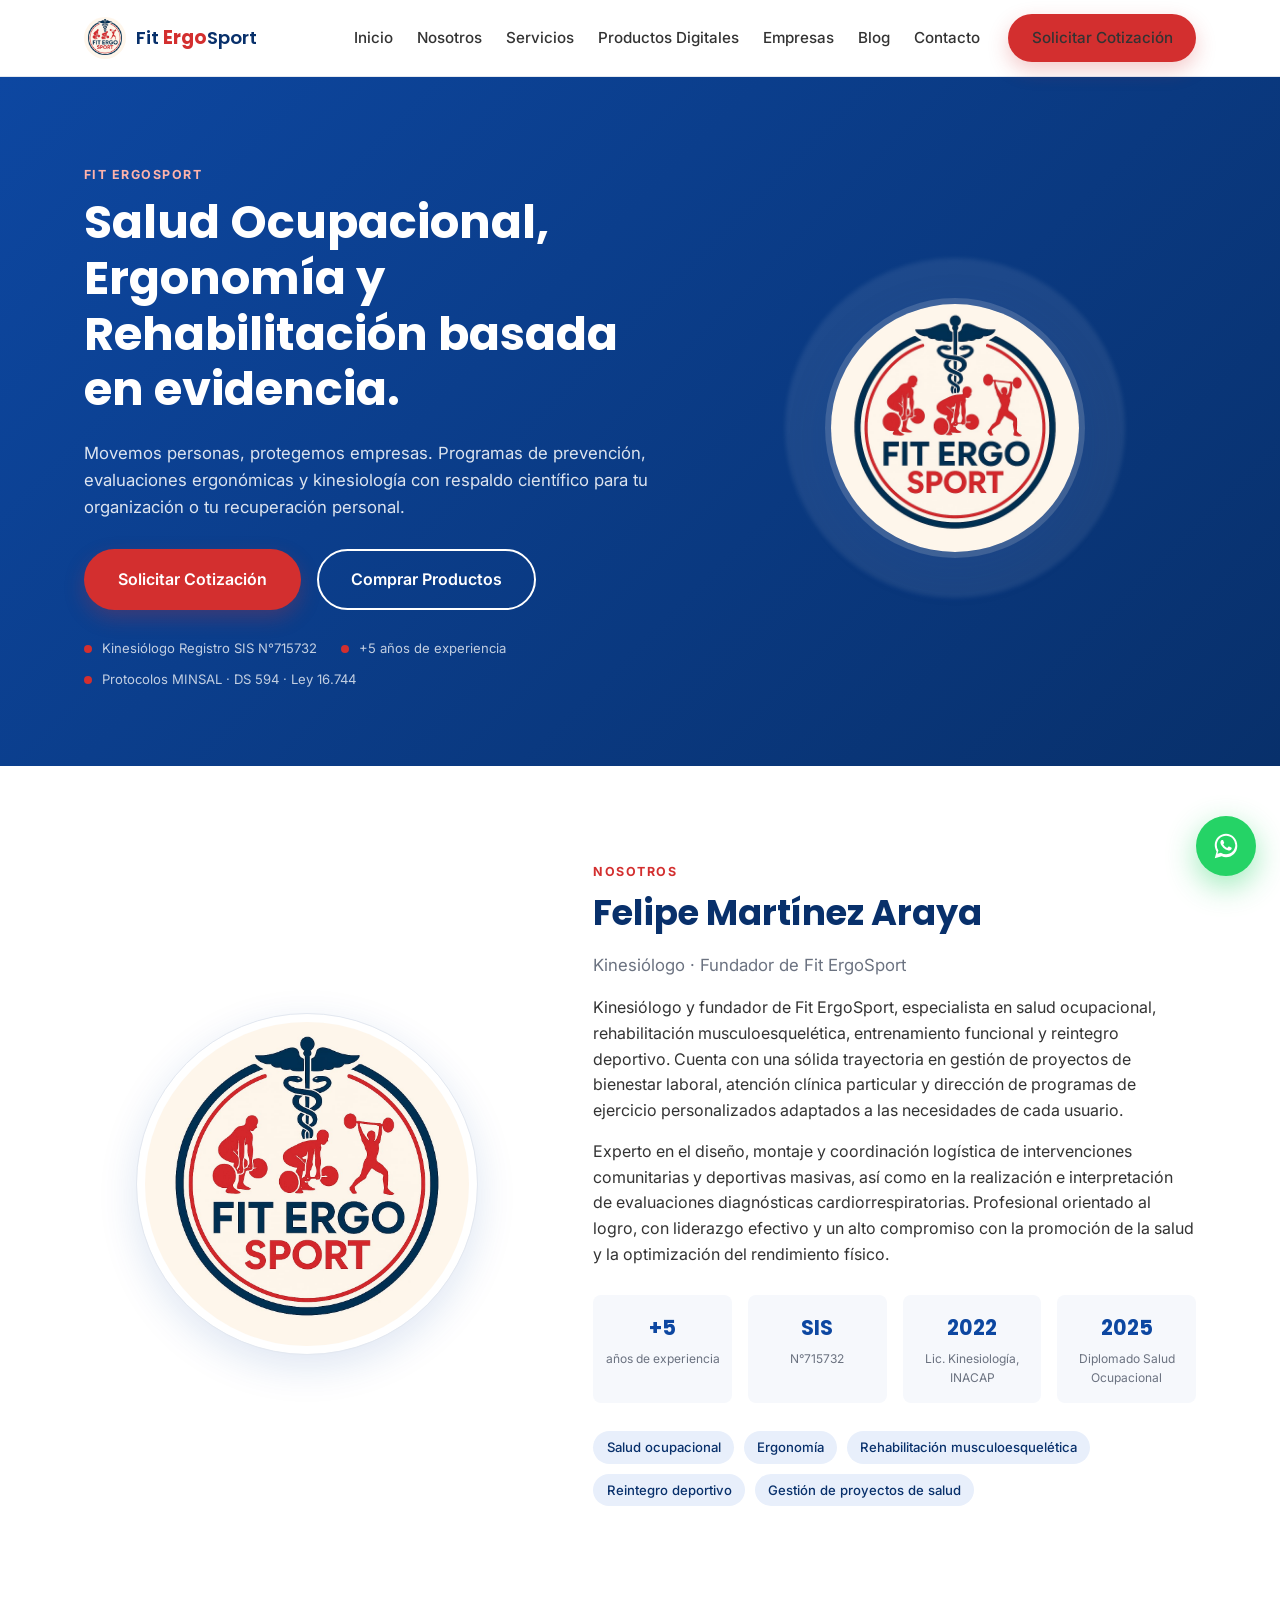
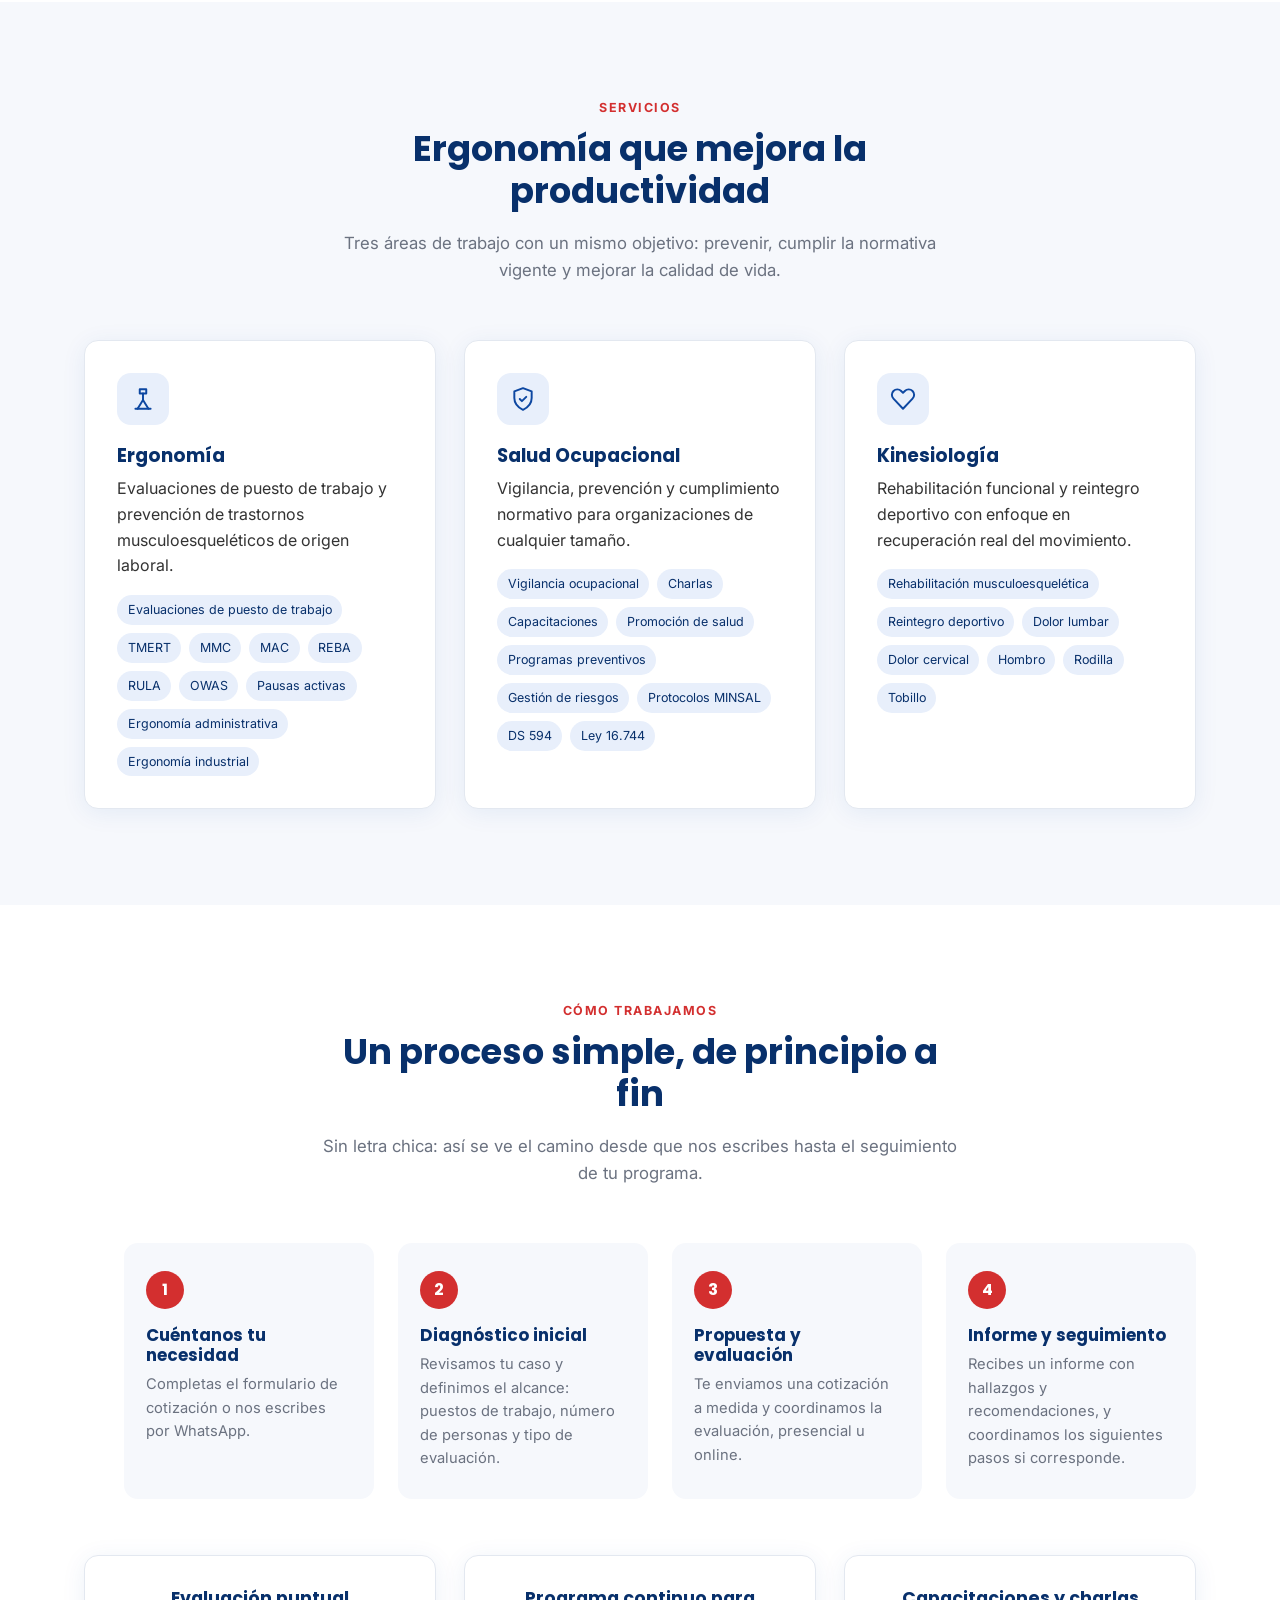
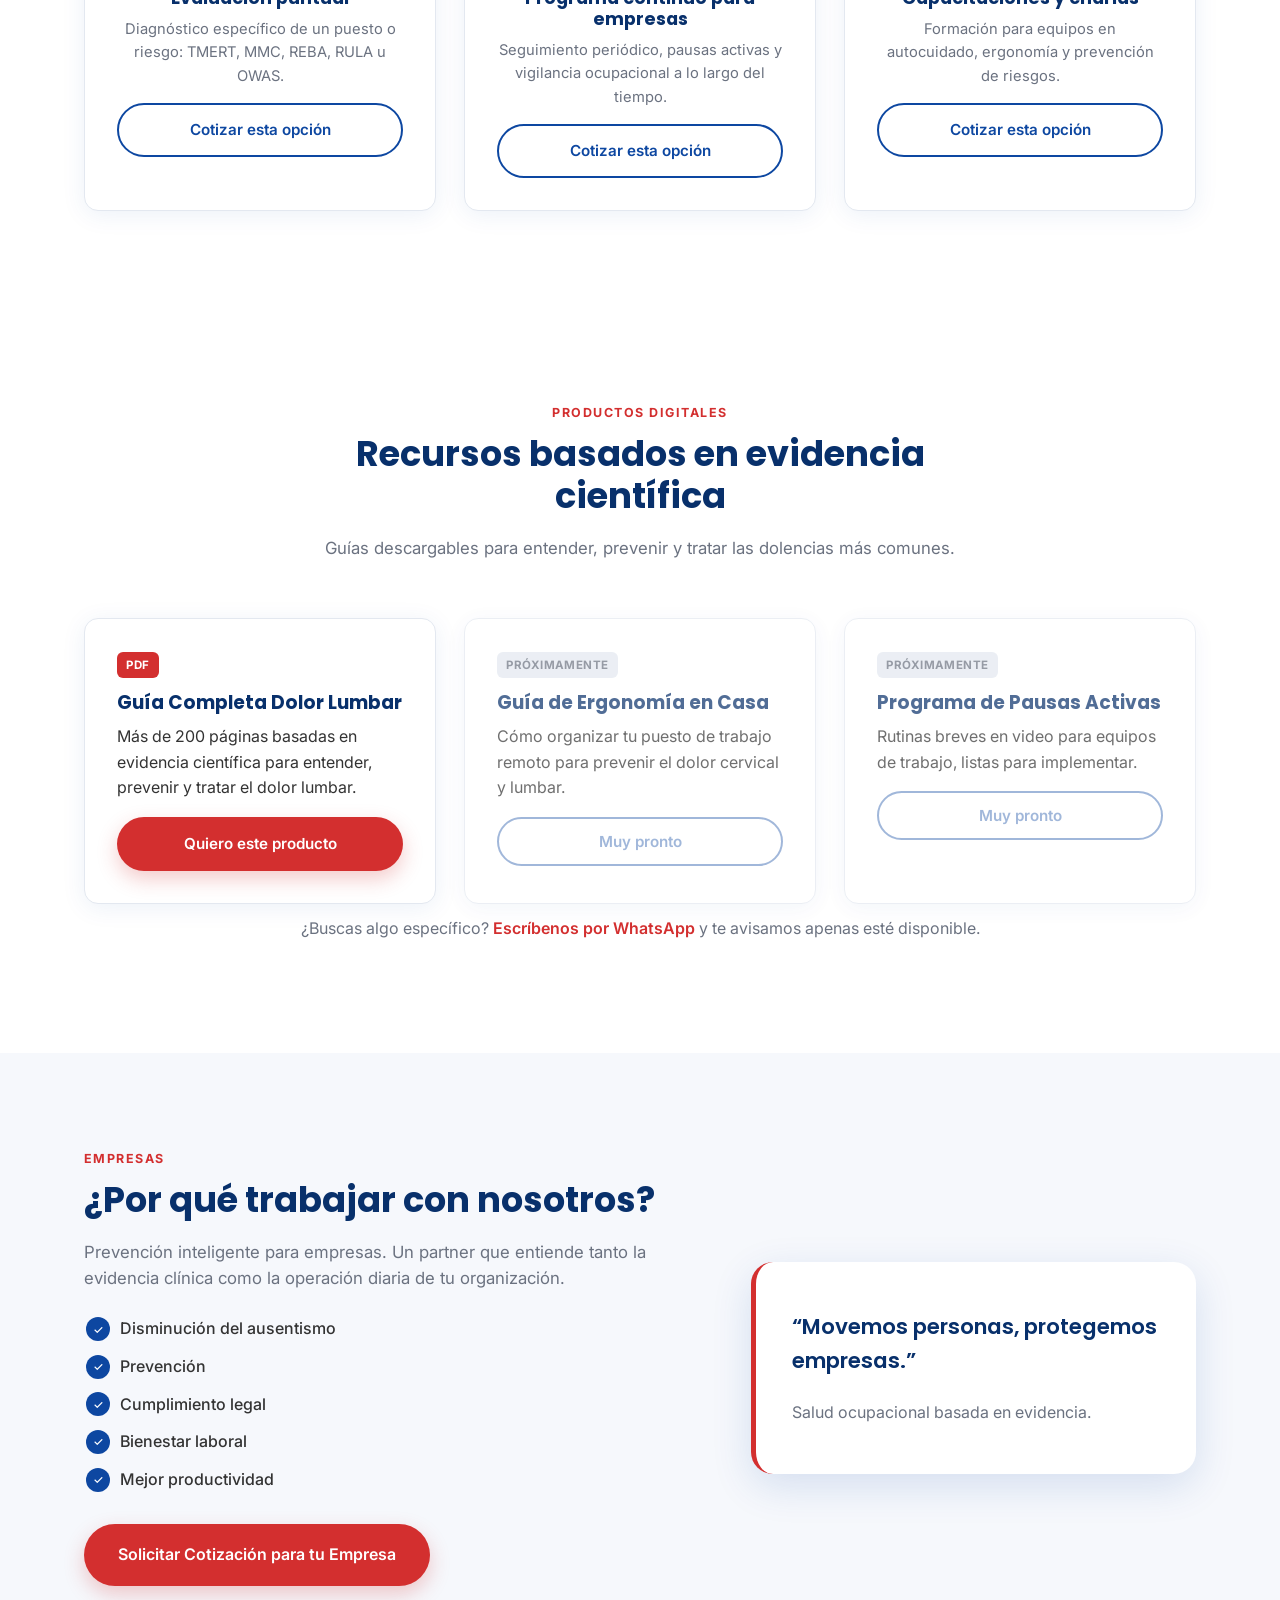
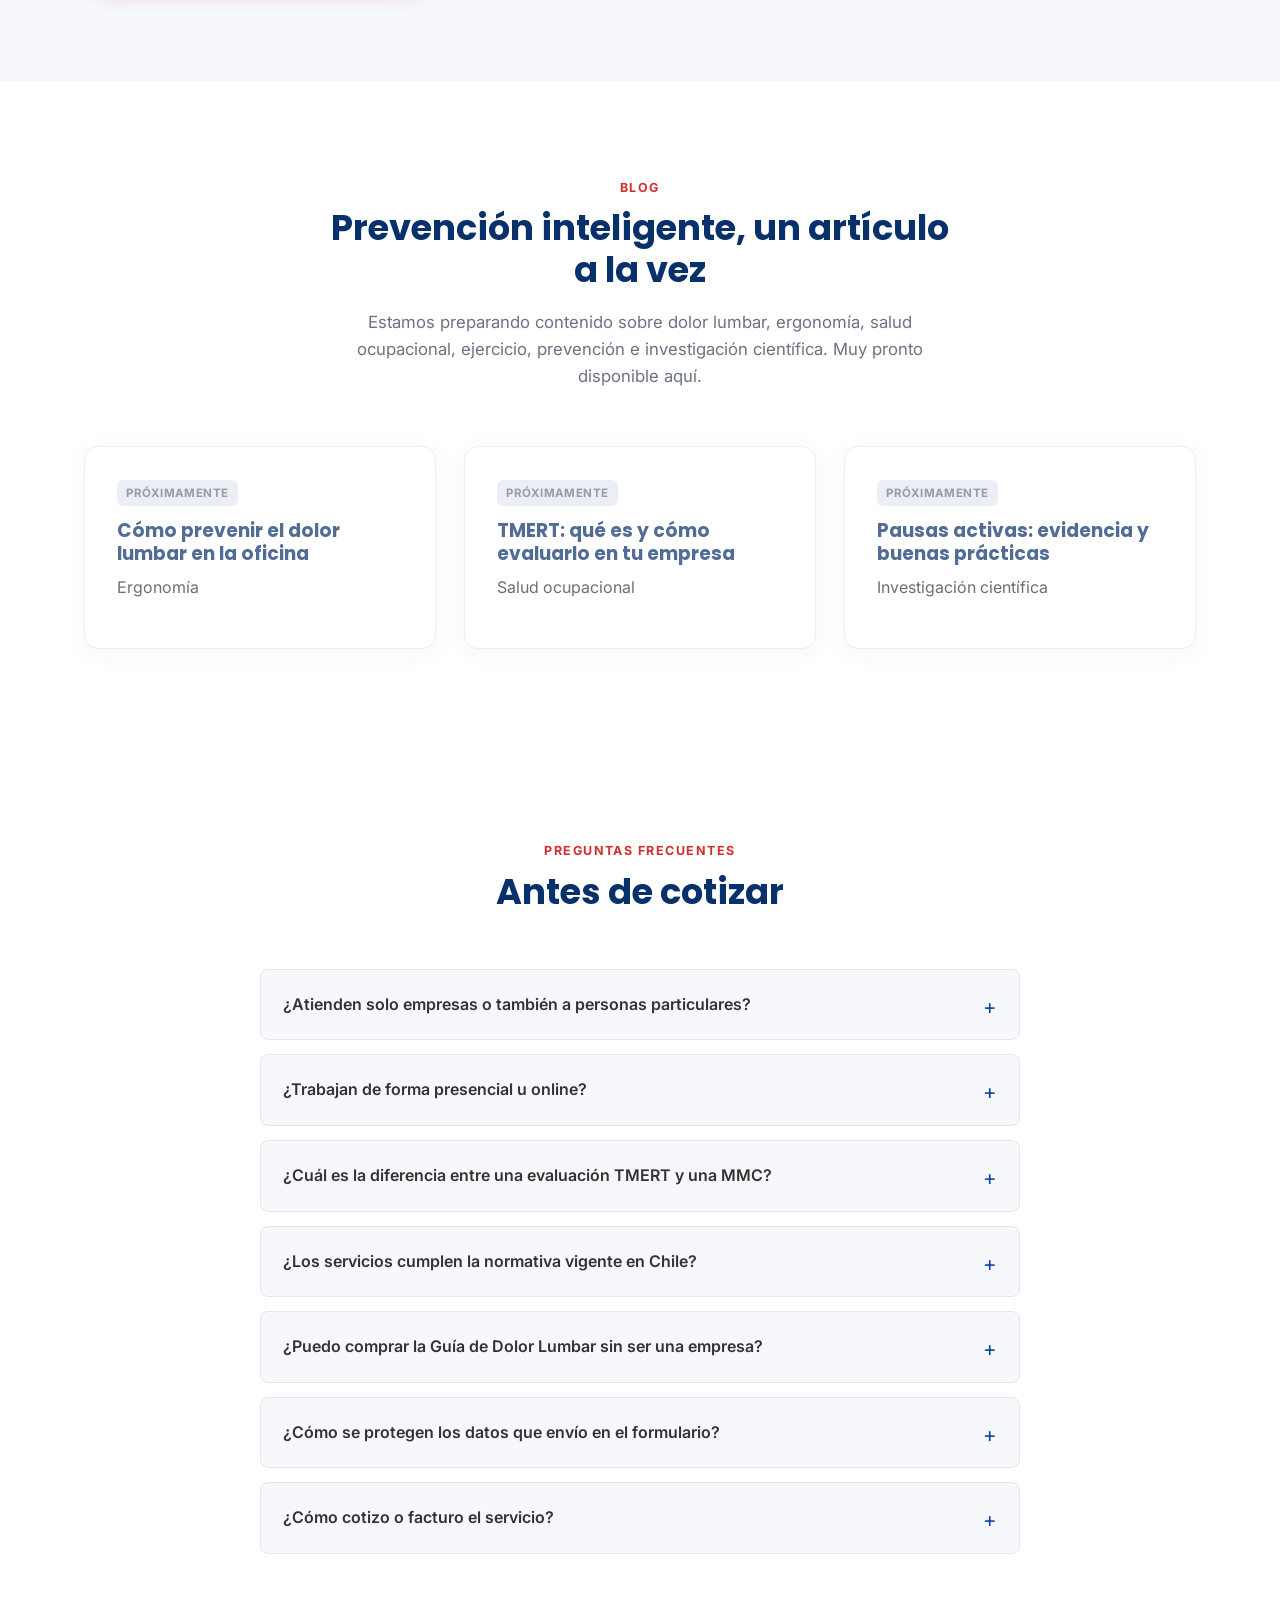
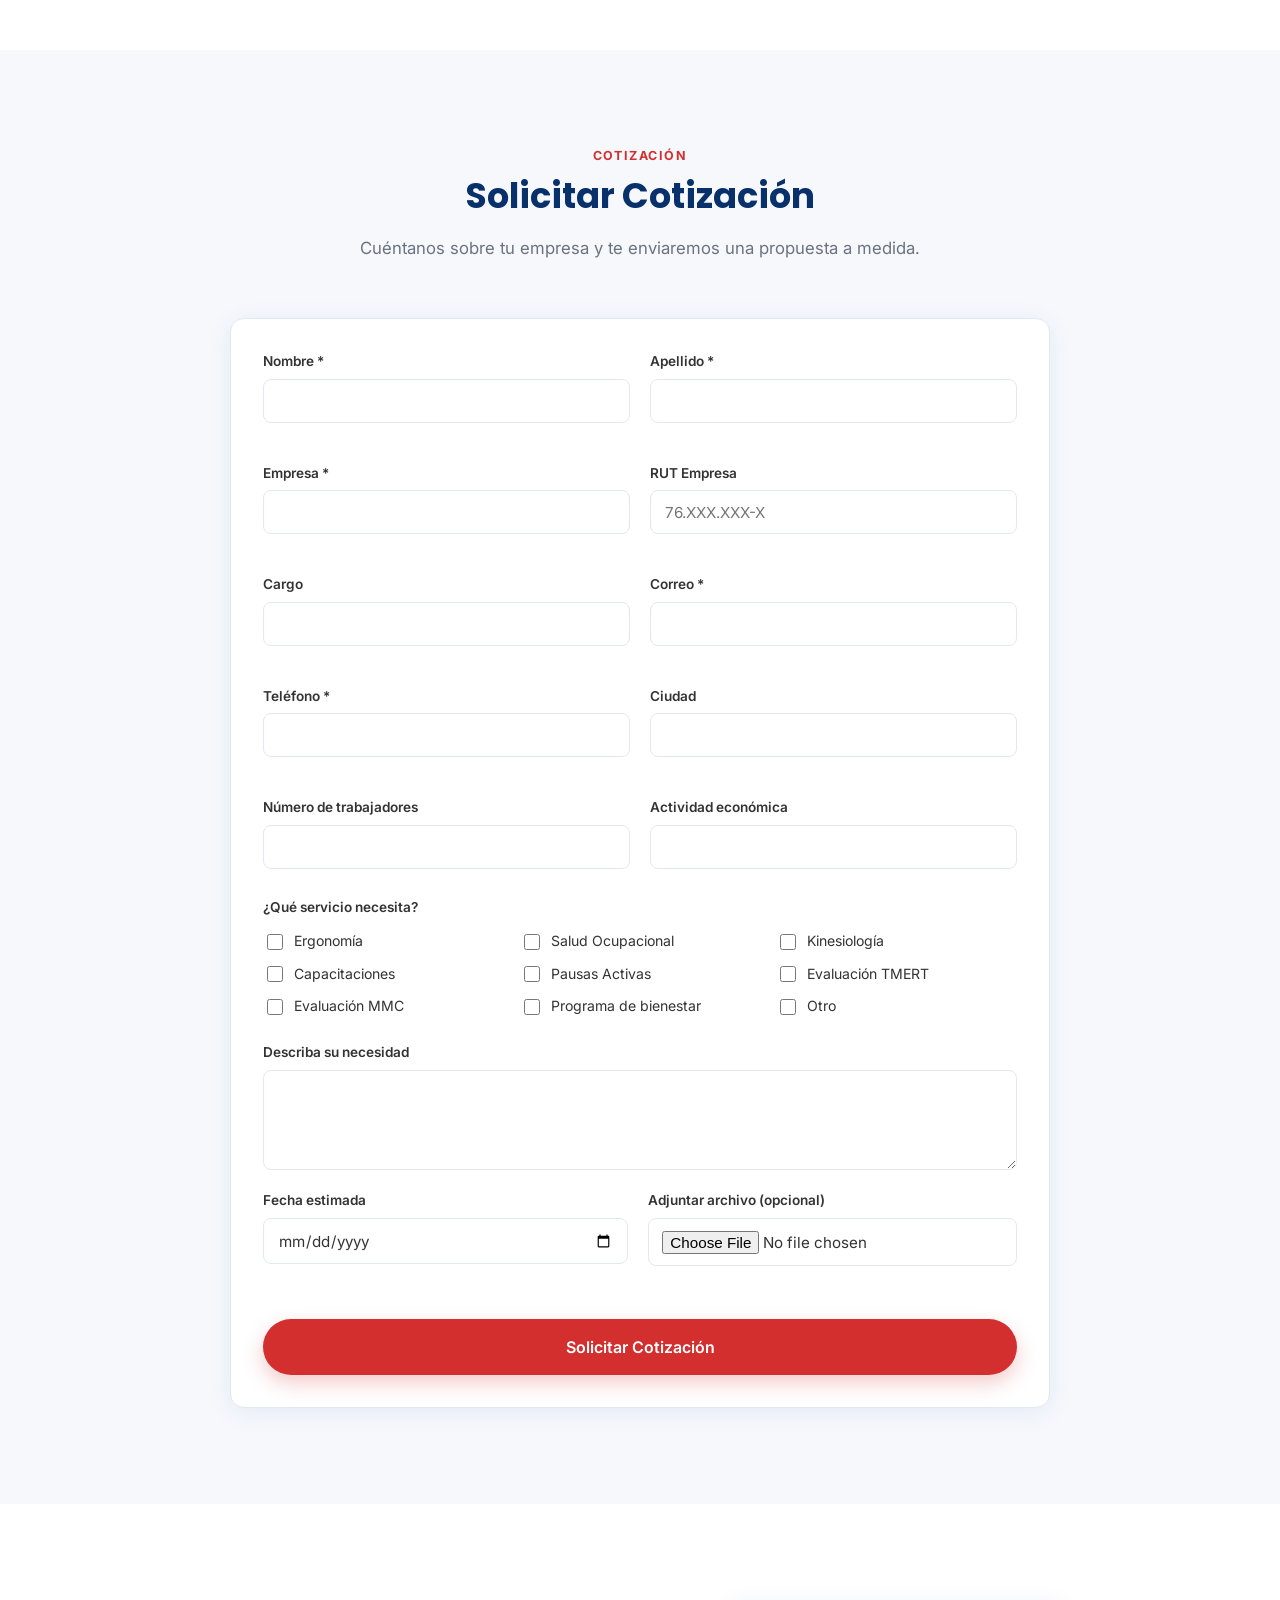
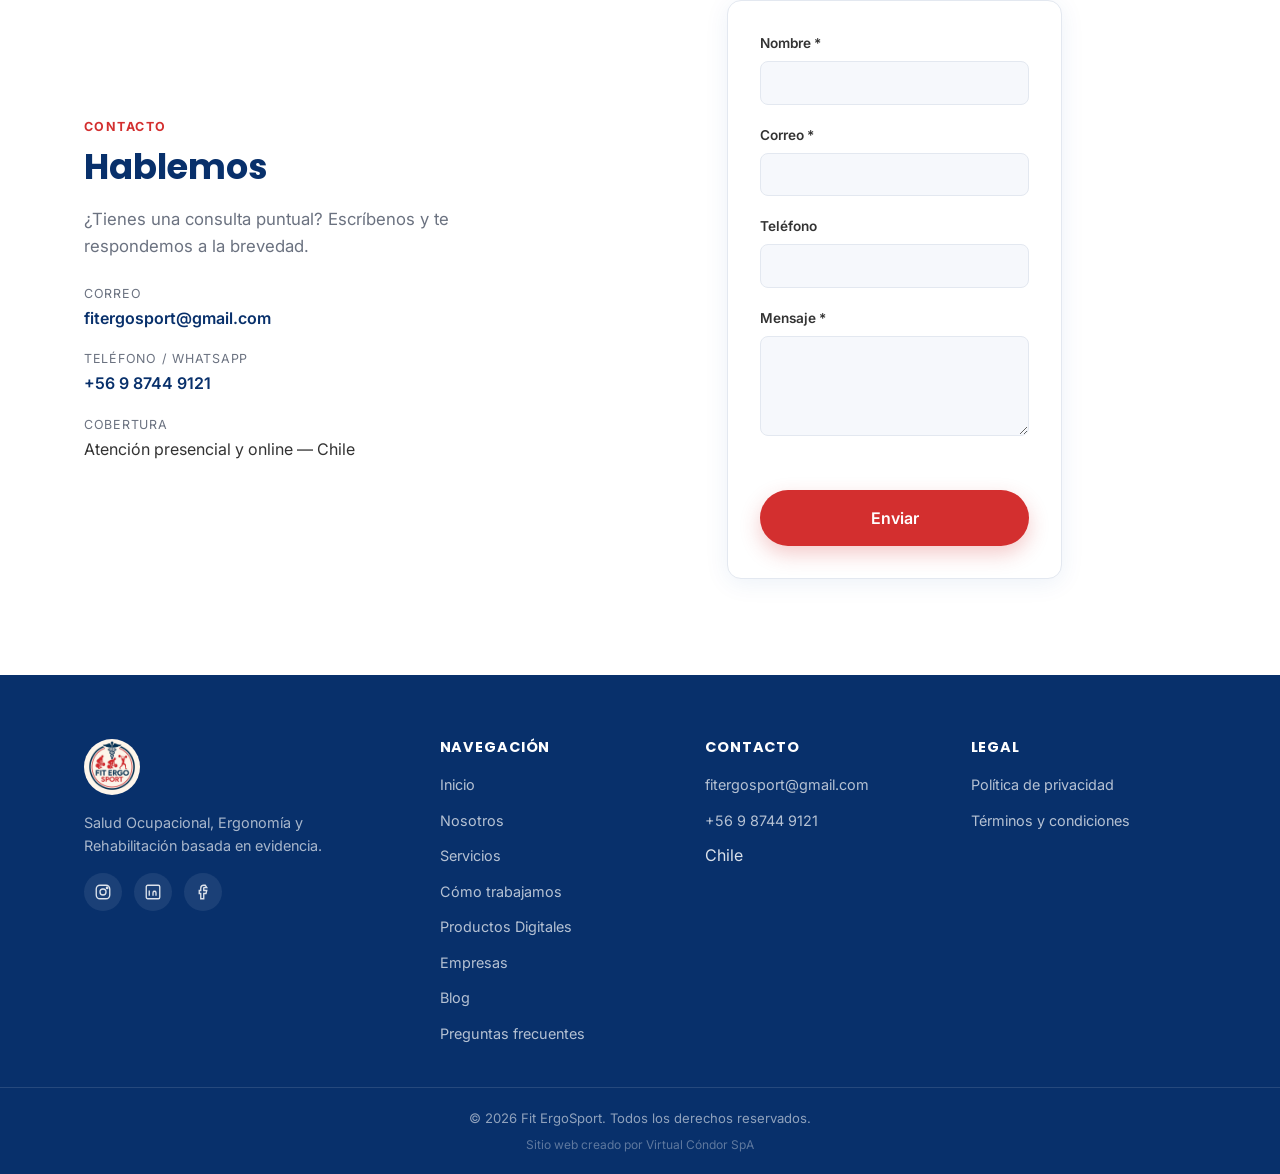
<file: index.html>
<!DOCTYPE html>
<html lang="es-CL">
<head>
<meta charset="UTF-8">
<meta name="viewport" content="width=device-width, initial-scale=1.0">
<title>Fit ErgoSport | Salud Ocupacional, Ergonomía y Rehabilitación</title>
<meta name="description" content="Fit ErgoSport: salud ocupacional, ergonomía y rehabilitación musculoesquelética basada en evidencia científica. Evaluaciones TMERT, MMC, capacitaciones, pausas activas y kinesiología para empresas y personas.">
<meta name="keywords" content="ergonomía, salud ocupacional, TMERT, kinesiología, rehabilitación, pausas activas, evaluación de puesto de trabajo, Chile">
<meta name="author" content="Felipe Martínez Araya - Fit ErgoSport">

<meta property="og:type" content="website">
<meta property="og:title" content="Fit ErgoSport | Salud Ocupacional, Ergonomía y Rehabilitación">
<meta property="og:description" content="Salud Ocupacional, Ergonomía y Rehabilitación basada en evidencia. Cotiza para tu empresa.">
<meta property="og:url" content="https://fitergosport.github.io/">
<meta property="og:image" content="https://fitergosport.github.io/assets/img/logo.jpg">
<meta name="theme-color" content="#0D47A1">

<link rel="icon" type="image/jpeg" href="assets/img/logo.jpg">
<link rel="apple-touch-icon" href="assets/img/logo.jpg">

<link rel="preconnect" href="https://fonts.googleapis.com">
<link rel="preconnect" href="https://fonts.gstatic.com" crossorigin>
<link href="https://fonts.googleapis.com/css2?family=Poppins:wght@600;700;800&family=Inter:wght@400;500;600&display=swap" rel="stylesheet">

<link rel="stylesheet" href="css/styles.css">

<script type="application/ld+json">
{
  "@context": "https://schema.org",
  "@type": "ProfessionalService",
  "name": "Fit ErgoSport",
  "image": "https://fitergosport.github.io/assets/img/logo.jpg",
  "url": "https://fitergosport.github.io/",
  "telephone": "+56987449121",
  "email": "fitergosport@gmail.com",
  "description": "Salud ocupacional, ergonomía y rehabilitación musculoesquelética basada en evidencia científica para empresas y personas en Chile.",
  "areaServed": "CL",
  "founder": {
    "@type": "Person",
    "name": "Felipe Martínez Araya",
    "jobTitle": "Kinesiólogo"
  },
  "priceRange": "$$",
  "makesOffer": [
    { "@type": "Offer", "itemOffered": { "@type": "Service", "name": "Ergonomía y evaluación de puestos de trabajo" } },
    { "@type": "Offer", "itemOffered": { "@type": "Service", "name": "Salud ocupacional y vigilancia laboral" } },
    { "@type": "Offer", "itemOffered": { "@type": "Service", "name": "Kinesiología y reintegro deportivo" } }
  ]
}
</script>
</head>
<body>

<a class="skip-link" href="#main">Saltar al contenido</a>

<!-- HEADER -->
<header class="site-header" id="header">
  <div class="container header-inner">
    <a href="#inicio" class="brand">
      <img src="assets/img/logo.jpg" alt="Fit ErgoSport" class="brand-logo">
      <span class="brand-name">Fit <strong>Ergo</strong>Sport</span>
    </a>

    <button class="nav-toggle" id="navToggle" aria-label="Abrir menú" aria-expanded="false" aria-controls="primaryNav">
      <span></span><span></span><span></span>
    </button>

    <nav class="primary-nav" id="primaryNav">
      <ul>
        <li><a href="#inicio">Inicio</a></li>
        <li><a href="#nosotros">Nosotros</a></li>
        <li><a href="#servicios">Servicios</a></li>
        <li><a href="#productos">Productos Digitales</a></li>
        <li><a href="#empresas">Empresas</a></li>
        <li><a href="#blog">Blog</a></li>
        <li><a href="#contacto">Contacto</a></li>
      </ul>
      <a href="#cotizacion" class="btn btn-primary nav-cta">Solicitar Cotización</a>
    </nav>
  </div>
</header>

<main id="main">

  <!-- HERO -->
  <section class="hero" id="inicio">
    <div class="container hero-inner">
      <div class="hero-text">
        <p class="eyebrow">Fit ErgoSport</p>
        <h1>Salud Ocupacional, Ergonomía y Rehabilitación basada en evidencia.</h1>
        <p class="hero-sub">Movemos personas, protegemos empresas. Programas de prevención, evaluaciones ergonómicas y kinesiología con respaldo científico para tu organización o tu recuperación personal.</p>
        <div class="hero-actions">
          <a href="#cotizacion" class="btn btn-primary btn-lg">Solicitar Cotización</a>
          <a href="#productos" class="btn btn-outline btn-lg">Comprar Productos</a>
        </div>
        <ul class="hero-trust">
          <li>Kinesiólogo Registro SIS N°715732</li>
          <li>+5 años de experiencia</li>
          <li>Protocolos MINSAL · DS 594 · Ley 16.744</li>
        </ul>
      </div>
      <div class="hero-media" aria-hidden="true">
        <div class="hero-blob"></div>
        <img src="assets/img/logo.jpg" alt="" class="hero-logo">
      </div>
    </div>
  </section>

  <!-- NOSOTROS -->
  <section class="section" id="nosotros">
    <div class="container section-split">
      <div class="section-media">
        <div class="avatar-frame">
          <img src="assets/img/logo.jpg" alt="Felipe Martínez Araya - Fit ErgoSport">
        </div>
      </div>
      <div class="section-content">
        <p class="eyebrow">Nosotros</p>
        <h2>Felipe Martínez Araya</h2>
        <p class="section-lead">Kinesiólogo &middot; Fundador de Fit ErgoSport</p>
        <p>Kinesiólogo y fundador de Fit ErgoSport, especialista en salud ocupacional, rehabilitación musculoesquelética, entrenamiento funcional y reintegro deportivo. Cuenta con una sólida trayectoria en gestión de proyectos de bienestar laboral, atención clínica particular y dirección de programas de ejercicio personalizados adaptados a las necesidades de cada usuario.</p>
        <p>Experto en el diseño, montaje y coordinación logística de intervenciones comunitarias y deportivas masivas, así como en la realización e interpretación de evaluaciones diagnósticas cardiorrespiratorias. Profesional orientado al logro, con liderazgo efectivo y un alto compromiso con la promoción de la salud y la optimización del rendimiento físico.</p>

        <div class="credentials">
          <div class="credential">
            <span class="credential-value">+5</span>
            <span class="credential-label">años de experiencia</span>
          </div>
          <div class="credential">
            <span class="credential-value">SIS</span>
            <span class="credential-label">N°715732</span>
          </div>
          <div class="credential">
            <span class="credential-value">2022</span>
            <span class="credential-label">Lic. Kinesiología, INACAP</span>
          </div>
          <div class="credential">
            <span class="credential-value">2025</span>
            <span class="credential-label">Diplomado Salud Ocupacional</span>
          </div>
        </div>

        <ul class="chip-list">
          <li class="chip">Salud ocupacional</li>
          <li class="chip">Ergonomía</li>
          <li class="chip">Rehabilitación musculoesquelética</li>
          <li class="chip">Reintegro deportivo</li>
          <li class="chip">Gestión de proyectos de salud</li>
        </ul>
      </div>
    </div>
  </section>

  <!-- SERVICIOS -->
  <section class="section section-alt" id="servicios">
    <div class="container">
      <div class="section-head">
        <p class="eyebrow">Servicios</p>
        <h2>Ergonomía que mejora la productividad</h2>
        <p class="section-lead">Tres áreas de trabajo con un mismo objetivo: prevenir, cumplir la normativa vigente y mejorar la calidad de vida.</p>
      </div>

      <div class="cards-grid three">
        <article class="card service-card">
          <div class="icon-badge" aria-hidden="true">
            <svg viewBox="0 0 24 24" fill="none" stroke="currentColor" stroke-width="1.8" stroke-linecap="round" stroke-linejoin="round"><path d="M9 3h6v4H9z"/><path d="M12 7v6"/><path d="M7 21l5-8 5 8"/><path d="M5 21h14"/></svg>
          </div>
          <h3>Ergonomía</h3>
          <p>Evaluaciones de puesto de trabajo y prevención de trastornos musculoesqueléticos de origen laboral.</p>
          <ul class="tag-list">
            <li>Evaluaciones de puesto de trabajo</li>
            <li>TMERT</li>
            <li>MMC</li>
            <li>MAC</li>
            <li>REBA</li>
            <li>RULA</li>
            <li>OWAS</li>
            <li>Pausas activas</li>
            <li>Ergonomía administrativa</li>
            <li>Ergonomía industrial</li>
          </ul>
        </article>

        <article class="card service-card">
          <div class="icon-badge" aria-hidden="true">
            <svg viewBox="0 0 24 24" fill="none" stroke="currentColor" stroke-width="1.8" stroke-linecap="round" stroke-linejoin="round"><path d="M12 2 4 5v6c0 5 3.4 8.7 8 11 4.6-2.3 8-6 8-11V5z"/><path d="M9 12l2 2 4-4"/></svg>
          </div>
          <h3>Salud Ocupacional</h3>
          <p>Vigilancia, prevención y cumplimiento normativo para organizaciones de cualquier tamaño.</p>
          <ul class="tag-list">
            <li>Vigilancia ocupacional</li>
            <li>Charlas</li>
            <li>Capacitaciones</li>
            <li>Promoción de salud</li>
            <li>Programas preventivos</li>
            <li>Gestión de riesgos</li>
            <li>Protocolos MINSAL</li>
            <li>DS 594</li>
            <li>Ley 16.744</li>
          </ul>
        </article>

        <article class="card service-card">
          <div class="icon-badge" aria-hidden="true">
            <svg viewBox="0 0 24 24" fill="none" stroke="currentColor" stroke-width="1.8" stroke-linecap="round" stroke-linejoin="round"><path d="M20.8 4.6a5 5 0 0 0-7.1 0L12 6.3l-1.7-1.7a5 5 0 1 0-7.1 7.1L12 21l8.8-9.3a5 5 0 0 0 0-7.1z"/></svg>
          </div>
          <h3>Kinesiología</h3>
          <p>Rehabilitación funcional y reintegro deportivo con enfoque en recuperación real del movimiento.</p>
          <ul class="tag-list">
            <li>Rehabilitación musculoesquelética</li>
            <li>Reintegro deportivo</li>
            <li>Dolor lumbar</li>
            <li>Dolor cervical</li>
            <li>Hombro</li>
            <li>Rodilla</li>
            <li>Tobillo</li>
          </ul>
        </article>
      </div>
    </div>
  </section>

  <!-- CÓMO TRABAJAMOS -->
  <section class="section" id="proceso">
    <div class="container">
      <div class="section-head">
        <p class="eyebrow">Cómo trabajamos</p>
        <h2>Un proceso simple, de principio a fin</h2>
        <p class="section-lead">Sin letra chica: así se ve el camino desde que nos escribes hasta el seguimiento de tu programa.</p>
      </div>

      <ol class="process-steps">
        <li class="step-card">
          <span class="step-number">1</span>
          <h3>Cuéntanos tu necesidad</h3>
          <p>Completas el formulario de cotización o nos escribes por WhatsApp.</p>
        </li>
        <li class="step-card">
          <span class="step-number">2</span>
          <h3>Diagnóstico inicial</h3>
          <p>Revisamos tu caso y definimos el alcance: puestos de trabajo, número de personas y tipo de evaluación.</p>
        </li>
        <li class="step-card">
          <span class="step-number">3</span>
          <h3>Propuesta y evaluación</h3>
          <p>Te enviamos una cotización a medida y coordinamos la evaluación, presencial u online.</p>
        </li>
        <li class="step-card">
          <span class="step-number">4</span>
          <h3>Informe y seguimiento</h3>
          <p>Recibes un informe con hallazgos y recomendaciones, y coordinamos los siguientes pasos si corresponde.</p>
        </li>
      </ol>

      <div class="modality-grid">
        <article class="card modality-card">
          <h3>Evaluación puntual</h3>
          <p>Diagnóstico específico de un puesto o riesgo: TMERT, MMC, REBA, RULA u OWAS.</p>
          <a href="#cotizacion" class="btn btn-outline btn-block">Cotizar esta opción</a>
        </article>
        <article class="card modality-card">
          <h3>Programa continuo para empresas</h3>
          <p>Seguimiento periódico, pausas activas y vigilancia ocupacional a lo largo del tiempo.</p>
          <a href="#cotizacion" class="btn btn-outline btn-block">Cotizar esta opción</a>
        </article>
        <article class="card modality-card">
          <h3>Capacitaciones y charlas</h3>
          <p>Formación para equipos en autocuidado, ergonomía y prevención de riesgos.</p>
          <a href="#cotizacion" class="btn btn-outline btn-block">Cotizar esta opción</a>
        </article>
      </div>
    </div>
  </section>

  <!-- PRODUCTOS DIGITALES -->
  <section class="section" id="productos">
    <div class="container">
      <div class="section-head">
        <p class="eyebrow">Productos Digitales</p>
        <h2>Recursos basados en evidencia científica</h2>
        <p class="section-lead">Guías descargables para entender, prevenir y tratar las dolencias más comunes.</p>
      </div>

      <div class="cards-grid three">
        <article class="card product-card">
          <span class="badge">PDF</span>
          <h3>Guía Completa Dolor Lumbar</h3>
          <p>Más de 200 páginas basadas en evidencia científica para entender, prevenir y tratar el dolor lumbar.</p>
          <a class="btn btn-primary btn-block" href="https://wa.me/56987449121?text=Hola%2C%20me%20interesa%20la%20Gu%C3%ADa%20Completa%20de%20Dolor%20Lumbar" target="_blank" rel="noopener">Quiero este producto</a>
        </article>

        <article class="card product-card is-soon">
          <span class="badge badge-muted">Próximamente</span>
          <h3>Guía de Ergonomía en Casa</h3>
          <p>Cómo organizar tu puesto de trabajo remoto para prevenir el dolor cervical y lumbar.</p>
          <button class="btn btn-outline btn-block" disabled>Muy pronto</button>
        </article>

        <article class="card product-card is-soon">
          <span class="badge badge-muted">Próximamente</span>
          <h3>Programa de Pausas Activas</h3>
          <p>Rutinas breves en video para equipos de trabajo, listas para implementar.</p>
          <button class="btn btn-outline btn-block" disabled>Muy pronto</button>
        </article>
      </div>
      <p class="note">¿Buscas algo específico? <a href="https://wa.me/56987449121" target="_blank" rel="noopener">Escríbenos por WhatsApp</a> y te avisamos apenas esté disponible.</p>
    </div>
  </section>

  <!-- EMPRESAS -->
  <section class="section section-alt" id="empresas">
    <div class="container section-split reverse">
      <div class="section-content">
        <p class="eyebrow">Empresas</p>
        <h2>¿Por qué trabajar con nosotros?</h2>
        <p class="section-lead">Prevención inteligente para empresas. Un partner que entiende tanto la evidencia clínica como la operación diaria de tu organización.</p>
        <ul class="benefit-list">
          <li>Disminución del ausentismo</li>
          <li>Prevención</li>
          <li>Cumplimiento legal</li>
          <li>Bienestar laboral</li>
          <li>Mejor productividad</li>
        </ul>
        <a href="#cotizacion" class="btn btn-primary btn-lg">Solicitar Cotización para tu Empresa</a>
      </div>
      <div class="section-media">
        <div class="stat-card">
          <p class="stat-quote">&ldquo;Movemos personas, protegemos empresas.&rdquo;</p>
          <p class="stat-quote-sub">Salud ocupacional basada en evidencia.</p>
        </div>
      </div>
    </div>
  </section>

  <!-- BLOG -->
  <section class="section" id="blog">
    <div class="container">
      <div class="section-head">
        <p class="eyebrow">Blog</p>
        <h2>Prevención inteligente, un artículo a la vez</h2>
        <p class="section-lead">Estamos preparando contenido sobre dolor lumbar, ergonomía, salud ocupacional, ejercicio, prevención e investigación científica. Muy pronto disponible aquí.</p>
      </div>
      <div class="cards-grid three">
        <article class="card blog-card is-soon">
          <span class="badge badge-muted">Próximamente</span>
          <h3>Cómo prevenir el dolor lumbar en la oficina</h3>
          <p>Ergonomía</p>
        </article>
        <article class="card blog-card is-soon">
          <span class="badge badge-muted">Próximamente</span>
          <h3>TMERT: qué es y cómo evaluarlo en tu empresa</h3>
          <p>Salud ocupacional</p>
        </article>
        <article class="card blog-card is-soon">
          <span class="badge badge-muted">Próximamente</span>
          <h3>Pausas activas: evidencia y buenas prácticas</h3>
          <p>Investigación científica</p>
        </article>
      </div>
    </div>
  </section>

  <!-- PREGUNTAS FRECUENTES -->
  <section class="section" id="faq">
    <div class="container">
      <div class="section-head">
        <p class="eyebrow">Preguntas frecuentes</p>
        <h2>Antes de cotizar</h2>
      </div>

      <div class="faq-list">
        <details class="faq-item">
          <summary>¿Atienden solo empresas o también a personas particulares?</summary>
          <p>Ambos. Trabajamos con empresas en ergonomía y salud ocupacional, y también atendemos personas de forma particular en kinesiología y rehabilitación.</p>
        </details>
        <details class="faq-item">
          <summary>¿Trabajan de forma presencial u online?</summary>
          <p>Depende del servicio y tu ubicación. Algunas evaluaciones requieren visita presencial al puesto de trabajo; charlas, capacitaciones y asesorías pueden realizarse online. Cuéntanos tu caso y te confirmamos la modalidad disponible.</p>
        </details>
        <details class="faq-item">
          <summary>¿Cuál es la diferencia entre una evaluación TMERT y una MMC?</summary>
          <p>TMERT (Trastornos Musculoesqueléticos relacionados al Trabajo) es un protocolo de vigilancia para identificar riesgo de lesiones por movimientos repetitivos o posturas forzadas. MMC (Manejo Manual de Carga) evalúa específicamente el riesgo al levantar, transportar o manipular carga. Muchas veces se solicitan juntas, según tu actividad.</p>
        </details>
        <details class="faq-item">
          <summary>¿Los servicios cumplen la normativa vigente en Chile?</summary>
          <p>Sí, las evaluaciones y programas se realizan considerando los protocolos MINSAL, el DS 594 y la Ley 16.744.</p>
        </details>
        <details class="faq-item">
          <summary>¿Puedo comprar la Guía de Dolor Lumbar sin ser una empresa?</summary>
          <p>Sí, los productos digitales están disponibles para cualquier persona interesada, no solo para empresas.</p>
        </details>
        <details class="faq-item">
          <summary>¿Cómo se protegen los datos que envío en el formulario?</summary>
          <p>Se usan únicamente para responder tu solicitud y elaborar tu propuesta. Puedes revisar el detalle en nuestra <a href="legal/privacidad.html">Política de Privacidad</a>.</p>
        </details>
        <details class="faq-item">
          <summary>¿Cómo cotizo o facturo el servicio?</summary>
          <p>Completa el formulario de cotización con los datos de tu empresa y cuéntanos tu necesidad de facturación; te confirmamos el detalle junto con la propuesta.</p>
        </details>
      </div>
    </div>
  </section>

  <!-- FORMULARIO COTIZACIÓN -->
  <section class="section section-alt" id="cotizacion">
    <div class="container">
      <div class="section-head">
        <p class="eyebrow">Cotización</p>
        <h2>Solicitar Cotización</h2>
        <p class="section-lead">Cuéntanos sobre tu empresa y te enviaremos una propuesta a medida.</p>
      </div>

      <form class="card form-card" id="formCotizacion" action="https://formspree.io/f/mqevrjnp" method="POST">
        <input type="hidden" name="_subject" value="Nueva solicitud de cotización - Fit ErgoSport">

        <div class="form-grid">
          <div class="field">
            <label for="cot-nombre">Nombre *</label>
            <input type="text" id="cot-nombre" name="Nombre" required autocomplete="given-name">
          </div>
          <div class="field">
            <label for="cot-apellido">Apellido *</label>
            <input type="text" id="cot-apellido" name="Apellido" required autocomplete="family-name">
          </div>
          <div class="field">
            <label for="cot-empresa">Empresa *</label>
            <input type="text" id="cot-empresa" name="Empresa" required autocomplete="organization">
          </div>
          <div class="field">
            <label for="cot-rut">RUT Empresa</label>
            <input type="text" id="cot-rut" name="RUT_Empresa" placeholder="76.XXX.XXX-X">
          </div>
          <div class="field">
            <label for="cot-cargo">Cargo</label>
            <input type="text" id="cot-cargo" name="Cargo">
          </div>
          <div class="field">
            <label for="cot-correo">Correo *</label>
            <input type="email" id="cot-correo" name="email" required autocomplete="email">
          </div>
          <div class="field">
            <label for="cot-telefono">Teléfono *</label>
            <input type="tel" id="cot-telefono" name="Telefono" required autocomplete="tel">
          </div>
          <div class="field">
            <label for="cot-ciudad">Ciudad</label>
            <input type="text" id="cot-ciudad" name="Ciudad" autocomplete="address-level2">
          </div>
          <div class="field">
            <label for="cot-trabajadores">Número de trabajadores</label>
            <input type="number" min="1" id="cot-trabajadores" name="Numero_de_trabajadores">
          </div>
          <div class="field">
            <label for="cot-actividad">Actividad económica</label>
            <input type="text" id="cot-actividad" name="Actividad_economica">
          </div>
        </div>

        <fieldset class="field-full checkbox-group">
          <legend>¿Qué servicio necesita?</legend>
          <div class="checkbox-grid">
            <label class="checkbox"><input type="checkbox" name="Servicios" value="Ergonomía"> Ergonomía</label>
            <label class="checkbox"><input type="checkbox" name="Servicios" value="Salud Ocupacional"> Salud Ocupacional</label>
            <label class="checkbox"><input type="checkbox" name="Servicios" value="Kinesiología"> Kinesiología</label>
            <label class="checkbox"><input type="checkbox" name="Servicios" value="Capacitaciones"> Capacitaciones</label>
            <label class="checkbox"><input type="checkbox" name="Servicios" value="Pausas Activas"> Pausas Activas</label>
            <label class="checkbox"><input type="checkbox" name="Servicios" value="Evaluación TMERT"> Evaluación TMERT</label>
            <label class="checkbox"><input type="checkbox" name="Servicios" value="Evaluación MMC"> Evaluación MMC</label>
            <label class="checkbox"><input type="checkbox" name="Servicios" value="Programa de bienestar"> Programa de bienestar</label>
            <label class="checkbox"><input type="checkbox" name="Servicios" value="Otro"> Otro</label>
          </div>
        </fieldset>

        <div class="field field-full">
          <label for="cot-necesidad">Describa su necesidad</label>
          <textarea id="cot-necesidad" name="Descripcion" rows="4"></textarea>
        </div>

        <div class="form-grid">
          <div class="field">
            <label for="cot-fecha">Fecha estimada</label>
            <input type="date" id="cot-fecha" name="Fecha_estimada">
          </div>
          <div class="field">
            <label for="cot-archivo">Adjuntar archivo (opcional)</label>
            <input type="file" id="cot-archivo" name="attachment">
          </div>
        </div>

        <p class="form-status" role="status" aria-live="polite"></p>
        <button type="submit" class="btn btn-primary btn-lg btn-block">Solicitar Cotización</button>
      </form>
    </div>
  </section>

  <!-- FORMULARIO CONTACTO -->
  <section class="section" id="contacto">
    <div class="container section-split">
      <div class="section-content">
        <p class="eyebrow">Contacto</p>
        <h2>Hablemos</h2>
        <p class="section-lead">¿Tienes una consulta puntual? Escríbenos y te respondemos a la brevedad.</p>
        <ul class="contact-list">
          <li>
            <span class="contact-label">Correo</span>
            <a href="mailto:fitergosport@gmail.com">fitergosport@gmail.com</a>
          </li>
          <li>
            <span class="contact-label">Teléfono / WhatsApp</span>
            <a href="https://wa.me/56987449121" target="_blank" rel="noopener">+56 9 8744 9121</a>
          </li>
          <li>
            <span class="contact-label">Cobertura</span>
            <span>Atención presencial y online — Chile</span>
          </li>
        </ul>
      </div>
      <form class="card form-card" id="formContacto" action="https://formspree.io/f/mqevrjnp" method="POST">
        <input type="hidden" name="_subject" value="Nuevo mensaje de contacto - Fit ErgoSport">
        <div class="field">
          <label for="con-nombre">Nombre *</label>
          <input type="text" id="con-nombre" name="Nombre" required autocomplete="name">
        </div>
        <div class="field">
          <label for="con-correo">Correo *</label>
          <input type="email" id="con-correo" name="email" required autocomplete="email">
        </div>
        <div class="field">
          <label for="con-telefono">Teléfono</label>
          <input type="tel" id="con-telefono" name="Telefono" autocomplete="tel">
        </div>
        <div class="field">
          <label for="con-mensaje">Mensaje *</label>
          <textarea id="con-mensaje" name="Mensaje" rows="4" required></textarea>
        </div>
        <p class="form-status" role="status" aria-live="polite"></p>
        <button type="submit" class="btn btn-primary btn-lg btn-block">Enviar</button>
      </form>
    </div>
  </section>

</main>

<!-- FOOTER -->
<footer class="site-footer">
  <div class="container footer-inner">
    <div class="footer-brand">
      <img src="assets/img/logo.jpg" alt="Fit ErgoSport" class="footer-logo">
      <p>Salud Ocupacional, Ergonomía y Rehabilitación basada en evidencia.</p>
      <ul class="social-list">
        <li><a href="#" aria-label="Instagram" title="Instagram (próximamente)">
          <svg viewBox="0 0 24 24" fill="none" stroke="currentColor" stroke-width="1.8"><rect x="3" y="3" width="18" height="18" rx="5"/><circle cx="12" cy="12" r="4"/><circle cx="17.5" cy="6.5" r="1"/></svg>
        </a></li>
        <li><a href="#" aria-label="LinkedIn" title="LinkedIn (próximamente)">
          <svg viewBox="0 0 24 24" fill="none" stroke="currentColor" stroke-width="1.8"><rect x="3" y="3" width="18" height="18" rx="2"/><path d="M7 10v7M7 7v.01M12 17v-4a2 2 0 0 1 4 0v4M12 13v4"/></svg>
        </a></li>
        <li><a href="#" aria-label="Facebook" title="Facebook (próximamente)">
          <svg viewBox="0 0 24 24" fill="none" stroke="currentColor" stroke-width="1.8"><path d="M15 3h-2a4 4 0 0 0-4 4v3H7v4h2v7h4v-7h3l1-4h-4V7a1 1 0 0 1 1-1h3z"/></svg>
        </a></li>
      </ul>
    </div>

    <div class="footer-col">
      <h4>Navegación</h4>
      <ul>
        <li><a href="#inicio">Inicio</a></li>
        <li><a href="#nosotros">Nosotros</a></li>
        <li><a href="#servicios">Servicios</a></li>
        <li><a href="#proceso">Cómo trabajamos</a></li>
        <li><a href="#productos">Productos Digitales</a></li>
        <li><a href="#empresas">Empresas</a></li>
        <li><a href="#blog">Blog</a></li>
        <li><a href="#faq">Preguntas frecuentes</a></li>
      </ul>
    </div>

    <div class="footer-col">
      <h4>Contacto</h4>
      <ul>
        <li><a href="mailto:fitergosport@gmail.com">fitergosport@gmail.com</a></li>
        <li><a href="https://wa.me/56987449121" target="_blank" rel="noopener">+56 9 8744 9121</a></li>
        <li>Chile</li>
      </ul>
    </div>

    <div class="footer-col">
      <h4>Legal</h4>
      <ul>
        <li><a href="legal/privacidad.html">Política de privacidad</a></li>
        <li><a href="legal/terminos.html">Términos y condiciones</a></li>
      </ul>
    </div>
  </div>
  <div class="footer-bottom">
    <div class="container">
      <p>&copy; <span id="year"></span> Fit ErgoSport. Todos los derechos reservados.</p>
      <p class="footer-credit">Sitio web creado por Virtual Cóndor SpA</p>
    </div>
  </div>
</footer>

<!-- BOTÓN FLOTANTE WHATSAPP -->
<a class="whatsapp-float" href="https://wa.me/56987449121?text=Hola%2C%20quiero%20más%20información%20sobre%20los%20servicios%20de%20Fit%20ErgoSport" target="_blank" rel="noopener" aria-label="Escríbenos por WhatsApp">
  <svg viewBox="0 0 32 32" fill="currentColor" aria-hidden="true"><path d="M16.02 3C9.4 3 4 8.4 4 15.02c0 2.5.73 4.83 2 6.78L4 29l7.4-1.94a12 12 0 0 0 4.63.93h.01c6.62 0 12.01-5.4 12.01-12.02C28.05 8.4 22.65 3 16.02 3zm0 21.9h-.01a9.9 9.9 0 0 1-5.05-1.39l-.36-.21-3.68.97.98-3.58-.24-.37a9.87 9.87 0 0 1-1.51-5.3c0-5.46 4.44-9.9 9.9-9.9 2.64 0 5.13 1.03 6.99 2.9a9.82 9.82 0 0 1 2.9 6.99c0 5.46-4.45 9.9-9.9 9.9zm5.43-7.42c-.3-.15-1.76-.87-2.03-.97-.27-.1-.47-.15-.67.15-.2.3-.77.97-.94 1.17-.17.2-.35.22-.65.07-.3-.15-1.24-.46-2.37-1.47-.87-.78-1.46-1.74-1.64-2.04-.17-.3-.02-.46.13-.6.13-.13.3-.35.45-.52.15-.17.2-.3.3-.5.1-.2.05-.37-.02-.52-.07-.15-.67-1.62-.92-2.22-.24-.58-.49-.5-.67-.51h-.57c-.2 0-.52.07-.79.37-.27.3-1.04 1.02-1.04 2.48s1.07 2.87 1.22 3.07c.15.2 2.1 3.2 5.08 4.49.71.31 1.26.49 1.69.62.71.23 1.36.2 1.87.12.57-.08 1.76-.72 2.01-1.42.25-.7.25-1.3.17-1.42-.07-.13-.27-.2-.57-.35z"/></svg>
</a>

<script src="js/main.js"></script>
</body>
</html>
</file>
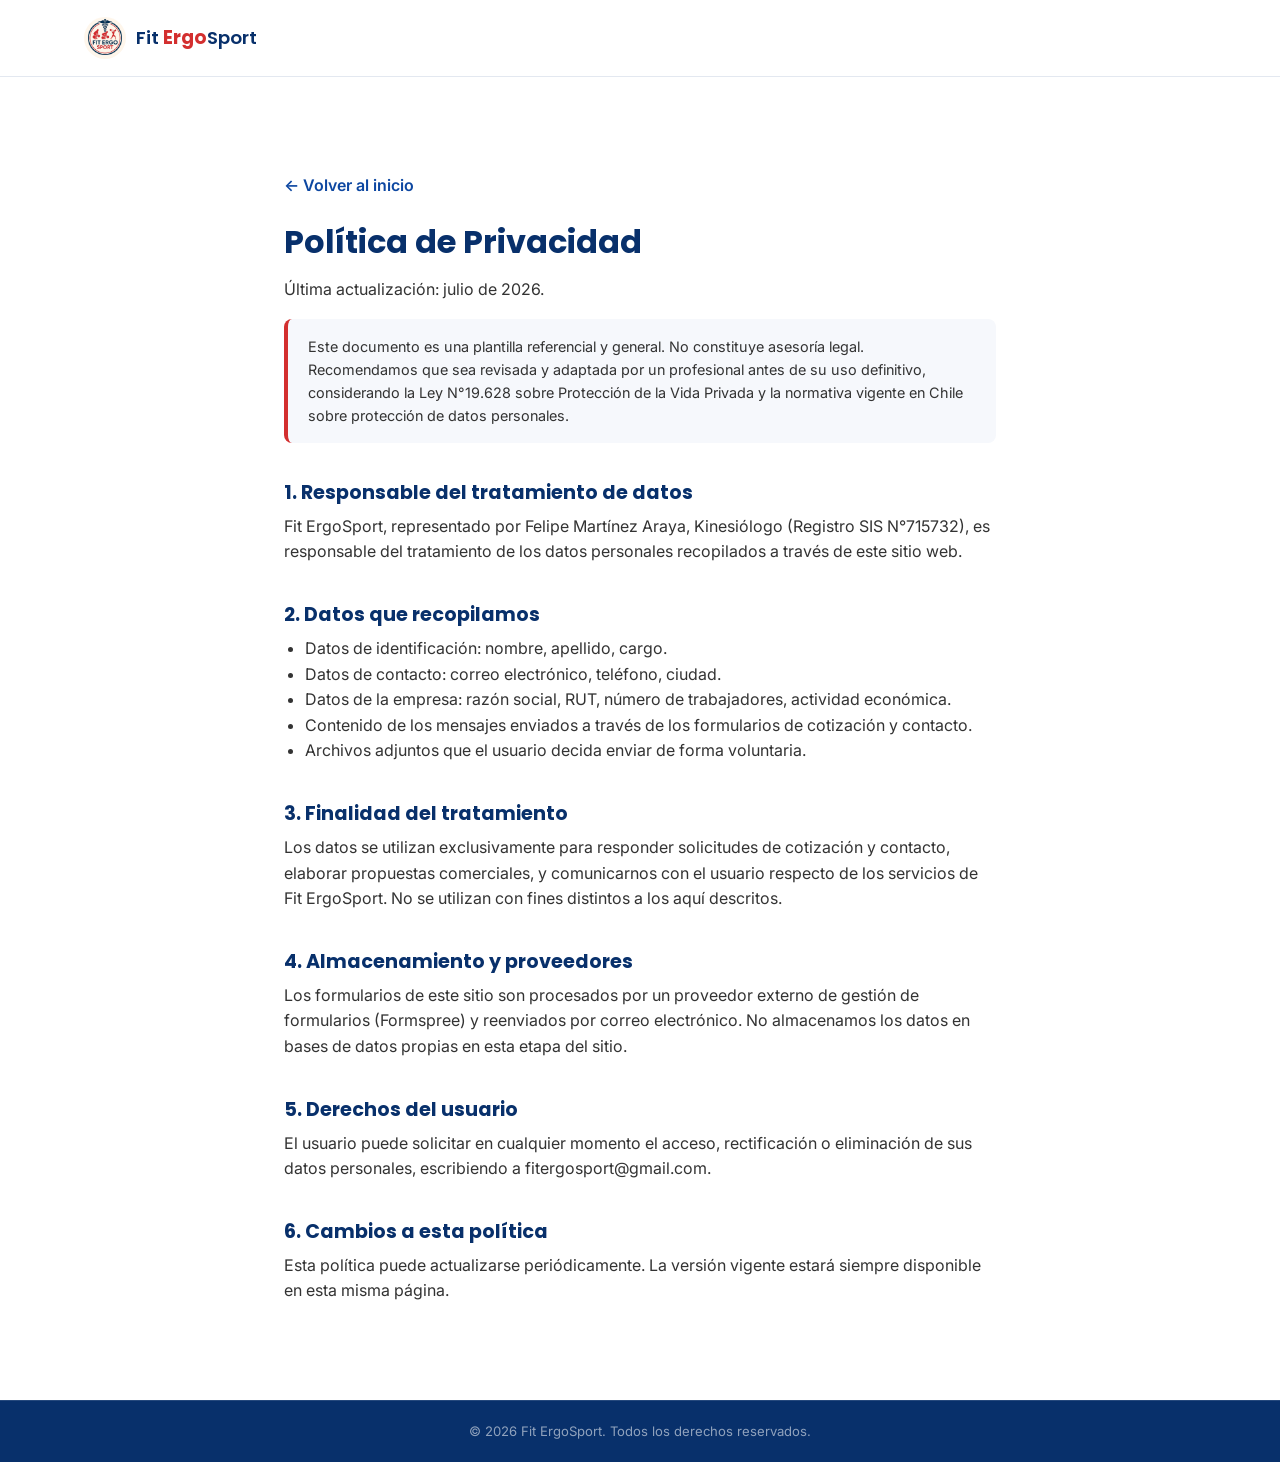
<file: legal/privacidad.html>
<!DOCTYPE html>
<html lang="es-CL">
<head>
<meta charset="UTF-8">
<meta name="viewport" content="width=device-width, initial-scale=1.0">
<title>Política de Privacidad | Fit ErgoSport</title>
<link rel="icon" type="image/jpeg" href="../assets/img/logo.jpg">
<link rel="preconnect" href="https://fonts.googleapis.com">
<link href="https://fonts.googleapis.com/css2?family=Poppins:wght@600;700;800&family=Inter:wght@400;500;600&display=swap" rel="stylesheet">
<link rel="stylesheet" href="../css/styles.css">
<style>
  .legal-content{ max-width:760px; margin:0 auto; padding:96px 24px 80px; }
  .legal-content h1{ font-size:2rem; }
  .legal-content h2{ font-size:1.2rem; margin-top:2em; }
  .legal-content p, .legal-content li{ color:var(--color-text); }
  .legal-content ul{ list-style:disc; padding-left:1.3em; margin-bottom:1em; }
  .back-link{ display:inline-block; margin-bottom:24px; color:var(--color-primary); font-weight:600; }
  .disclaimer{ background:var(--color-bg); border-left:4px solid var(--color-secondary); padding:16px 20px; border-radius:8px; font-size:.9rem; color:var(--color-text-light); }
</style>
</head>
<body>
<header class="site-header">
  <div class="container header-inner">
    <a href="../index.html" class="brand">
      <img src="../assets/img/logo.jpg" alt="Fit ErgoSport" class="brand-logo">
      <span class="brand-name">Fit <strong>Ergo</strong>Sport</span>
    </a>
  </div>
</header>

<main class="legal-content">
  <a class="back-link" href="../index.html">&larr; Volver al inicio</a>
  <h1>Política de Privacidad</h1>
  <p>Última actualización: julio de 2026.</p>

  <p class="disclaimer">Este documento es una plantilla referencial y general. No constituye asesoría legal. Recomendamos que sea revisada y adaptada por un profesional antes de su uso definitivo, considerando la Ley N°19.628 sobre Protección de la Vida Privada y la normativa vigente en Chile sobre protección de datos personales.</p>

  <h2>1. Responsable del tratamiento de datos</h2>
  <p>Fit ErgoSport, representado por Felipe Martínez Araya, Kinesiólogo (Registro SIS N°715732), es responsable del tratamiento de los datos personales recopilados a través de este sitio web.</p>

  <h2>2. Datos que recopilamos</h2>
  <ul>
    <li>Datos de identificación: nombre, apellido, cargo.</li>
    <li>Datos de contacto: correo electrónico, teléfono, ciudad.</li>
    <li>Datos de la empresa: razón social, RUT, número de trabajadores, actividad económica.</li>
    <li>Contenido de los mensajes enviados a través de los formularios de cotización y contacto.</li>
    <li>Archivos adjuntos que el usuario decida enviar de forma voluntaria.</li>
  </ul>

  <h2>3. Finalidad del tratamiento</h2>
  <p>Los datos se utilizan exclusivamente para responder solicitudes de cotización y contacto, elaborar propuestas comerciales, y comunicarnos con el usuario respecto de los servicios de Fit ErgoSport. No se utilizan con fines distintos a los aquí descritos.</p>

  <h2>4. Almacenamiento y proveedores</h2>
  <p>Los formularios de este sitio son procesados por un proveedor externo de gestión de formularios (Formspree) y reenviados por correo electrónico. No almacenamos los datos en bases de datos propias en esta etapa del sitio.</p>

  <h2>5. Derechos del usuario</h2>
  <p>El usuario puede solicitar en cualquier momento el acceso, rectificación o eliminación de sus datos personales, escribiendo a <a href="mailto:fitergosport@gmail.com">fitergosport@gmail.com</a>.</p>

  <h2>6. Cambios a esta política</h2>
  <p>Esta política puede actualizarse periódicamente. La versión vigente estará siempre disponible en esta misma página.</p>
</main>

<footer class="site-footer">
  <div class="footer-bottom">
    <div class="container">
      <p>&copy; 2026 Fit ErgoSport. Todos los derechos reservados.</p>
    </div>
  </div>
</footer>
</body>
</html>
</file>
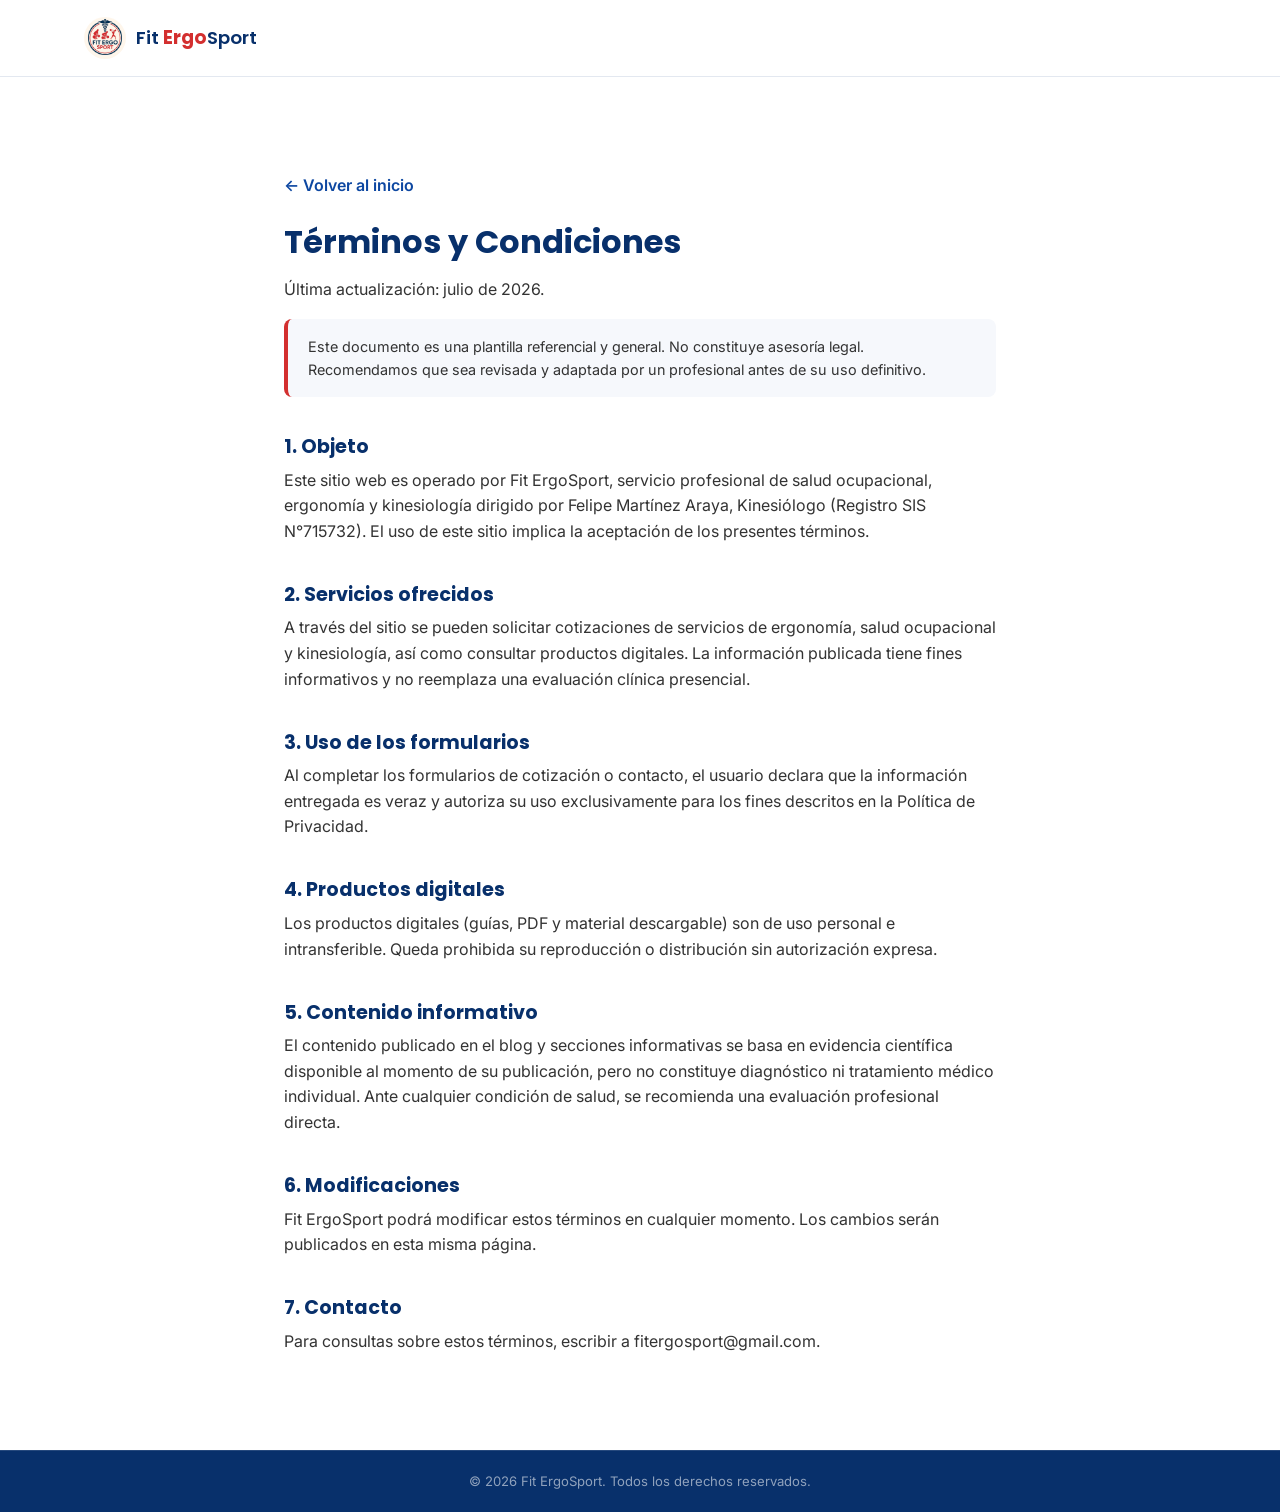
<file: legal/terminos.html>
<!DOCTYPE html>
<html lang="es-CL">
<head>
<meta charset="UTF-8">
<meta name="viewport" content="width=device-width, initial-scale=1.0">
<title>Términos y Condiciones | Fit ErgoSport</title>
<link rel="icon" type="image/jpeg" href="../assets/img/logo.jpg">
<link rel="preconnect" href="https://fonts.googleapis.com">
<link href="https://fonts.googleapis.com/css2?family=Poppins:wght@600;700;800&family=Inter:wght@400;500;600&display=swap" rel="stylesheet">
<link rel="stylesheet" href="../css/styles.css">
<style>
  .legal-content{ max-width:760px; margin:0 auto; padding:96px 24px 80px; }
  .legal-content h1{ font-size:2rem; }
  .legal-content h2{ font-size:1.2rem; margin-top:2em; }
  .legal-content p, .legal-content li{ color:var(--color-text); }
  .legal-content ul{ list-style:disc; padding-left:1.3em; margin-bottom:1em; }
  .back-link{ display:inline-block; margin-bottom:24px; color:var(--color-primary); font-weight:600; }
  .disclaimer{ background:var(--color-bg); border-left:4px solid var(--color-secondary); padding:16px 20px; border-radius:8px; font-size:.9rem; color:var(--color-text-light); }
</style>
</head>
<body>
<header class="site-header">
  <div class="container header-inner">
    <a href="../index.html" class="brand">
      <img src="../assets/img/logo.jpg" alt="Fit ErgoSport" class="brand-logo">
      <span class="brand-name">Fit <strong>Ergo</strong>Sport</span>
    </a>
  </div>
</header>

<main class="legal-content">
  <a class="back-link" href="../index.html">&larr; Volver al inicio</a>
  <h1>Términos y Condiciones</h1>
  <p>Última actualización: julio de 2026.</p>

  <p class="disclaimer">Este documento es una plantilla referencial y general. No constituye asesoría legal. Recomendamos que sea revisada y adaptada por un profesional antes de su uso definitivo.</p>

  <h2>1. Objeto</h2>
  <p>Este sitio web es operado por Fit ErgoSport, servicio profesional de salud ocupacional, ergonomía y kinesiología dirigido por Felipe Martínez Araya, Kinesiólogo (Registro SIS N°715732). El uso de este sitio implica la aceptación de los presentes términos.</p>

  <h2>2. Servicios ofrecidos</h2>
  <p>A través del sitio se pueden solicitar cotizaciones de servicios de ergonomía, salud ocupacional y kinesiología, así como consultar productos digitales. La información publicada tiene fines informativos y no reemplaza una evaluación clínica presencial.</p>

  <h2>3. Uso de los formularios</h2>
  <p>Al completar los formularios de cotización o contacto, el usuario declara que la información entregada es veraz y autoriza su uso exclusivamente para los fines descritos en la <a href="privacidad.html">Política de Privacidad</a>.</p>

  <h2>4. Productos digitales</h2>
  <p>Los productos digitales (guías, PDF y material descargable) son de uso personal e intransferible. Queda prohibida su reproducción o distribución sin autorización expresa.</p>

  <h2>5. Contenido informativo</h2>
  <p>El contenido publicado en el blog y secciones informativas se basa en evidencia científica disponible al momento de su publicación, pero no constituye diagnóstico ni tratamiento médico individual. Ante cualquier condición de salud, se recomienda una evaluación profesional directa.</p>

  <h2>6. Modificaciones</h2>
  <p>Fit ErgoSport podrá modificar estos términos en cualquier momento. Los cambios serán publicados en esta misma página.</p>

  <h2>7. Contacto</h2>
  <p>Para consultas sobre estos términos, escribir a <a href="mailto:fitergosport@gmail.com">fitergosport@gmail.com</a>.</p>
</main>

<footer class="site-footer">
  <div class="footer-bottom">
    <div class="container">
      <p>&copy; 2026 Fit ErgoSport. Todos los derechos reservados.</p>
    </div>
  </div>
</footer>
</body>
</html>
</file>
<file: css/styles.css>
/* ============ Tokens ============ */
:root{
  --color-primary: #0D47A1;
  --color-primary-dark: #08306b;
  --color-primary-light: #E8EFFB;
  --color-secondary: #D32F2F;
  --color-secondary-dark: #a52323;
  --color-white: #ffffff;
  --color-bg: #F6F8FC;
  --color-text: #333333;
  --color-text-light: #6b7280;
  --color-border: #E3E8F0;

  --font-heading: 'Poppins', 'Segoe UI', sans-serif;
  --font-body: 'Inter', 'Segoe UI', sans-serif;

  --radius-sm: 8px;
  --radius: 14px;
  --radius-lg: 22px;
  --shadow: 0 4px 24px rgba(13,71,161,0.08);
  --shadow-lg: 0 12px 40px rgba(13,71,161,0.14);
  --container-w: 1160px;
}

/* ============ Reset ============ */
*, *::before, *::after{ box-sizing:border-box; }
html{ scroll-behavior:smooth; }
body{
  margin:0;
  font-family:var(--font-body);
  color:var(--color-text);
  background:var(--color-white);
  line-height:1.6;
  -webkit-font-smoothing:antialiased;
}
img{ max-width:100%; display:block; }
a{ color:inherit; text-decoration:none; }
ul{ list-style:none; margin:0; padding:0; }
h1,h2,h3,h4{ font-family:var(--font-heading); color:var(--color-primary-dark); margin:0 0 .5em; line-height:1.2; }
p{ margin:0 0 1em; }
button{ font-family:inherit; }

.skip-link{
  position:absolute; left:-999px; top:0; background:var(--color-primary); color:#fff;
  padding:.75em 1.2em; z-index:1000; border-radius:0 0 8px 0;
}
.skip-link:focus{ left:0; }

.container{
  max-width:var(--container-w);
  margin:0 auto;
  padding:0 24px;
}

/* ============ Buttons ============ */
.btn{
  display:inline-flex; align-items:center; justify-content:center;
  padding:.85em 1.6em;
  border-radius:999px;
  font-weight:600;
  font-size:.95rem;
  border:2px solid transparent;
  cursor:pointer;
  transition:transform .15s ease, box-shadow .15s ease, background-color .15s ease, color .15s ease;
  white-space:nowrap;
}
.btn:hover{ transform:translateY(-2px); }
.btn:disabled{ opacity:.55; cursor:not-allowed; transform:none; }
.btn-primary{ background:var(--color-secondary); color:#fff; box-shadow:0 8px 20px rgba(211,47,47,.25); }
.btn-primary:hover{ background:var(--color-secondary-dark); }
.btn-outline{ background:transparent; border-color:var(--color-primary); color:var(--color-primary); }
.btn-outline:hover{ background:var(--color-primary); color:#fff; }
.btn-lg{ padding:1em 2em; font-size:1rem; }
.btn-block{ width:100%; }

/* ============ Header ============ */
.site-header{
  position:sticky; top:0; z-index:100;
  background:rgba(255,255,255,.92);
  backdrop-filter:blur(8px);
  border-bottom:1px solid var(--color-border);
}
.header-inner{
  display:flex; align-items:center; justify-content:space-between;
  height:76px;
}
.brand{ display:flex; align-items:center; gap:10px; }
.brand-logo{ width:42px; height:42px; border-radius:50%; object-fit:cover; }
.brand-name{ font-family:var(--font-heading); font-weight:600; font-size:1.15rem; color:var(--color-primary-dark); }
.brand-name strong{ color:var(--color-secondary); }

.primary-nav{ display:flex; align-items:center; gap:28px; }
.primary-nav ul{ display:flex; gap:24px; }
.primary-nav a{ font-weight:500; font-size:.95rem; color:var(--color-text); position:relative; }
.primary-nav ul a::after{
  content:''; position:absolute; left:0; right:0; bottom:-6px; height:2px;
  background:var(--color-secondary); transform:scaleX(0); transition:transform .2s ease;
}
.primary-nav ul a:hover::after{ transform:scaleX(1); }
.nav-cta{ padding:.65em 1.4em; font-size:.9rem; }

.nav-toggle{
  display:none; flex-direction:column; justify-content:center; gap:5px;
  width:40px; height:40px; background:none; border:none; cursor:pointer;
}
.nav-toggle span{ display:block; height:2px; background:var(--color-primary-dark); border-radius:2px; }

/* ============ Hero ============ */
.hero{
  background:linear-gradient(135deg, var(--color-primary) 0%, var(--color-primary-dark) 100%);
  color:#fff;
  overflow:hidden;
  position:relative;
}
.hero-inner{
  display:grid; grid-template-columns:1.1fr .9fr; align-items:center; gap:40px;
  padding:88px 24px 76px;
}
.eyebrow{
  text-transform:uppercase; letter-spacing:.12em; font-size:.78rem; font-weight:700;
  color:var(--color-secondary);
  margin-bottom:.75em;
}
.hero .eyebrow{ color:#ffb3ab; }
.hero h1{ color:#fff; font-size:clamp(2rem, 4vw, 2.9rem); }
.hero-sub{ color:rgba(255,255,255,.86); font-size:1.05rem; max-width:52ch; }
.hero-actions{ display:flex; gap:16px; flex-wrap:wrap; margin:28px 0; }
.hero .btn-outline{ border-color:#fff; color:#fff; }
.hero .btn-outline:hover{ background:#fff; color:var(--color-primary-dark); }
.hero-trust{ display:flex; flex-wrap:wrap; gap:10px 24px; margin-top:20px; }
.hero-trust li{
  font-size:.82rem; color:rgba(255,255,255,.75);
  padding-left:18px; position:relative;
}
.hero-trust li::before{
  content:''; position:absolute; left:0; top:.5em; width:8px; height:8px;
  border-radius:50%; background:var(--color-secondary);
}
.hero-media{ position:relative; display:flex; align-items:center; justify-content:center; }
.hero-blob{
  position:absolute; width:340px; height:340px; border-radius:50%;
  background:rgba(255,255,255,.08); filter:blur(2px);
}
.hero-logo{
  position:relative; width:260px; height:260px; border-radius:50%;
  box-shadow:var(--shadow-lg); border:6px solid rgba(255,255,255,.15);
}

/* ============ Section layout ============ */
.section{ padding:96px 0; }
.section-alt{ background:var(--color-bg); }
.section-head{ max-width:640px; margin:0 auto 56px; text-align:center; }
.section-head h2{ font-size:clamp(1.6rem, 3vw, 2.2rem); }
.section-lead{ color:var(--color-text-light); font-size:1.05rem; }

.section-split{
  display:grid; grid-template-columns:.85fr 1.15fr; gap:64px; align-items:center;
}
.section-split.reverse{ grid-template-columns:1.15fr .85fr; }
.section-split.reverse .section-content{ order:1; }
.section-split.reverse .section-media{ order:2; }
.section-content h2{ font-size:clamp(1.6rem, 3vw, 2.2rem); }

.avatar-frame{
  width:100%; max-width:340px; margin:0 auto; aspect-ratio:1/1; border-radius:50%;
  overflow:hidden; box-shadow:var(--shadow-lg); border:8px solid var(--color-white);
  outline:1px solid var(--color-border);
}
.avatar-frame img{ width:100%; height:100%; object-fit:cover; }

.credentials{ display:grid; grid-template-columns:repeat(4,1fr); gap:16px; margin:28px 0; }
.credential{ text-align:center; padding:16px 8px; background:var(--color-bg); border-radius:var(--radius-sm); }
.section-alt .credential{ background:var(--color-white); }
.credential-value{ display:block; font-family:var(--font-heading); font-weight:700; color:var(--color-primary); font-size:1.3rem; }
.credential-label{ display:block; font-size:.75rem; color:var(--color-text-light); margin-top:4px; }

.chip-list{ display:flex; flex-wrap:wrap; gap:10px; margin-top:8px; }
.chip{
  background:var(--color-primary-light); color:var(--color-primary-dark);
  font-size:.82rem; font-weight:500; padding:.45em 1em; border-radius:999px;
}

.stat-card{
  background:var(--color-white); border-radius:var(--radius-lg); padding:48px 36px;
  box-shadow:var(--shadow-lg); border-left:5px solid var(--color-secondary);
}
.stat-quote{ font-family:var(--font-heading); font-size:1.35rem; color:var(--color-primary-dark); font-weight:600; }
.stat-quote-sub{ color:var(--color-text-light); margin:0; }

.benefit-list{ display:grid; gap:12px; margin:24px 0 32px; }
.benefit-list li{
  display:flex; align-items:center; gap:10px; font-weight:500;
  padding-left:2px;
}
.benefit-list li::before{
  content:'✓'; display:inline-flex; align-items:center; justify-content:center;
  width:24px; height:24px; border-radius:50%; background:var(--color-primary);
  color:#fff; font-size:.75rem; flex-shrink:0;
}

/* ============ Cards / grids ============ */
.cards-grid{ display:grid; gap:28px; }
.cards-grid.three{ grid-template-columns:repeat(3, 1fr); }

.card{
  background:var(--color-white); border:1px solid var(--color-border);
  border-radius:var(--radius); padding:32px; box-shadow:var(--shadow);
  transition:transform .2s ease, box-shadow .2s ease;
}
.section-alt .card{ background:var(--color-white); }
.service-card:hover, .product-card:hover{ transform:translateY(-4px); box-shadow:var(--shadow-lg); }

.icon-badge{
  width:52px; height:52px; border-radius:14px; background:var(--color-primary-light);
  color:var(--color-primary); display:flex; align-items:center; justify-content:center;
  margin-bottom:20px;
}
.icon-badge svg{ width:26px; height:26px; }

.tag-list{ display:flex; flex-wrap:wrap; gap:8px; margin-top:16px; }
.tag-list li{
  font-size:.78rem; color:var(--color-primary-dark); background:var(--color-primary-light);
  padding:.4em .85em; border-radius:999px;
}

.badge{
  display:inline-block; font-size:.72rem; font-weight:700; letter-spacing:.04em;
  text-transform:uppercase; color:#fff; background:var(--color-secondary);
  padding:.35em .8em; border-radius:6px; margin-bottom:14px;
}
.badge-muted{ background:var(--color-border); color:var(--color-text-light); }
.product-card.is-soon, .blog-card.is-soon{ opacity:.7; }

.note{ text-align:center; color:var(--color-text-light); margin-top:12px; }
.note a{ color:var(--color-secondary); font-weight:600; }

/* ============ Proceso / Modalidades ============ */
.process-steps{
  display:grid; grid-template-columns:repeat(4, 1fr); gap:24px;
  list-style:none; counter-reset:step; margin-bottom:56px;
}
.step-card{
  background:var(--color-bg); border-radius:var(--radius); padding:28px 22px;
  position:relative;
}
.step-number{
  display:flex; align-items:center; justify-content:center;
  width:38px; height:38px; border-radius:50%;
  background:var(--color-secondary); color:#fff;
  font-family:var(--font-heading); font-weight:700; font-size:1rem;
  margin-bottom:16px;
}
.step-card h3{ font-size:1.05rem; }
.step-card p{ font-size:.92rem; color:var(--color-text-light); margin:0; }

.modality-grid{ display:grid; grid-template-columns:repeat(3, 1fr); gap:28px; }
.modality-card{ text-align:center; }
.modality-card h3{ font-size:1.1rem; }
.modality-card p{ color:var(--color-text-light); font-size:.92rem; min-height:3.4em; }

/* ============ FAQ ============ */
.faq-list{ max-width:760px; margin:0 auto; display:grid; gap:14px; }
.faq-item{
  background:var(--color-bg); border:1px solid var(--color-border);
  border-radius:var(--radius-sm); padding:6px 22px;
}
.faq-item summary{
  padding:16px 0; font-weight:600; cursor:pointer; list-style:none;
  position:relative; padding-right:28px;
}
.faq-item summary::-webkit-details-marker{ display:none; }
.faq-item summary::after{
  content:'+'; position:absolute; right:0; top:14px;
  font-size:1.3rem; color:var(--color-primary); font-weight:400;
}
.faq-item[open] summary::after{ content:'\2212'; }
.faq-item p{ padding-bottom:16px; margin:0; color:var(--color-text-light); font-size:.92rem; }

/* ============ Forms ============ */
.form-card{ max-width:820px; margin:0 auto; }
.form-grid{ display:grid; grid-template-columns:repeat(2, 1fr); gap:20px; }
.field{ display:flex; flex-direction:column; gap:6px; margin-bottom:20px; }
.field-full{ grid-column:1 / -1; }
label{ font-size:.85rem; font-weight:600; color:var(--color-text); }
input, textarea{
  font-family:inherit; font-size:.95rem; padding:.75em .9em;
  border:1.5px solid var(--color-border); border-radius:var(--radius-sm);
  background:var(--color-bg); color:var(--color-text);
  transition:border-color .15s ease, background .15s ease;
}
.section-alt input, .section-alt textarea{ background:var(--color-white); }
input:focus, textarea:focus{
  outline:none; border-color:var(--color-primary); background:var(--color-white);
}
textarea{ resize:vertical; }

.checkbox-group{ border:none; padding:0; margin:8px 0 24px; }
.checkbox-group legend{ font-size:.85rem; font-weight:600; margin-bottom:12px; padding:0; }
.checkbox-grid{ display:grid; grid-template-columns:repeat(3, 1fr); gap:10px 16px; }
.checkbox{ display:flex; align-items:center; gap:8px; font-size:.88rem; font-weight:400; cursor:pointer; }
.checkbox input{ width:16px; height:16px; padding:0; accent-color:var(--color-primary); }

.form-status{ margin:0 0 16px; font-size:.9rem; font-weight:600; min-height:1.2em; }
.form-status.success{ color:#1b7a3d; }
.form-status.error{ color:var(--color-secondary); }

.contact-list{ display:grid; gap:18px; margin-top:24px; }
.contact-label{ display:block; font-size:.78rem; text-transform:uppercase; letter-spacing:.06em; color:var(--color-text-light); margin-bottom:2px; }
.contact-list a{ font-weight:600; color:var(--color-primary-dark); }
.contact-list a:hover{ color:var(--color-secondary); }

/* ============ Footer ============ */
.site-footer{ background:var(--color-primary-dark); color:rgba(255,255,255,.85); }
.footer-inner{
  display:grid; grid-template-columns:1.4fr 1fr 1fr 1fr; gap:40px;
  padding:64px 24px 40px;
}
.footer-logo{ width:56px; height:56px; border-radius:50%; margin-bottom:16px; }
.footer-brand p{ font-size:.9rem; color:rgba(255,255,255,.65); max-width:32ch; }
.social-list{ display:flex; gap:12px; margin-top:16px; }
.social-list a{
  width:38px; height:38px; border-radius:50%; background:rgba(255,255,255,.08);
  display:flex; align-items:center; justify-content:center; transition:background .15s ease;
}
.social-list a:hover{ background:var(--color-secondary); }
.social-list svg{ width:18px; height:18px; }
.footer-col h4{ color:#fff; font-size:.9rem; text-transform:uppercase; letter-spacing:.06em; margin-bottom:16px; }
.footer-col ul{ display:grid; gap:10px; }
.footer-col a{ font-size:.9rem; color:rgba(255,255,255,.7); }
.footer-col a:hover{ color:#fff; }
.footer-bottom{ border-top:1px solid rgba(255,255,255,.12); padding:20px 0; }
.footer-bottom p{ margin:0; font-size:.82rem; color:rgba(255,255,255,.55); text-align:center; }
.footer-credit{ margin-top:6px !important; font-size:.75rem !important; color:rgba(255,255,255,.35) !important; }

/* ============ WhatsApp floating button ============ */
.whatsapp-float{
  position:fixed; right:24px; bottom:24px; z-index:200;
  width:60px; height:60px; border-radius:50%;
  background:#25D366; color:#fff;
  display:flex; align-items:center; justify-content:center;
  box-shadow:0 10px 30px rgba(37,211,102,.45);
  transition:transform .2s ease;
}
.whatsapp-float:hover{ transform:scale(1.08); }
.whatsapp-float svg{ width:30px; height:30px; }

/* ============ Responsive ============ */
@media (max-width: 980px){
  .section-split, .section-split.reverse{ grid-template-columns:1fr; gap:40px; }
  .section-split.reverse .section-content, .section-split.reverse .section-media{ order:initial; }
  .hero-inner{ grid-template-columns:1fr; text-align:center; padding-top:64px; }
  .hero-trust{ justify-content:center; }
  .hero-actions{ justify-content:center; }
  .hero-media{ order:-1; margin-bottom:20px; }
  .hero-logo{ width:180px; height:180px; }
  .hero-blob{ width:220px; height:220px; }
  .cards-grid.three{ grid-template-columns:1fr 1fr; }
  .footer-inner{ grid-template-columns:1fr 1fr; }
  .process-steps{ grid-template-columns:1fr 1fr; }
  .modality-grid{ grid-template-columns:1fr; }
}

@media (max-width: 760px){
  .primary-nav{
    position:fixed; inset:76px 0 0 0; background:#fff; flex-direction:column;
    align-items:flex-start; padding:32px 24px; gap:24px;
    transform:translateX(100%); transition:transform .25s ease; overflow-y:auto;
  }
  .primary-nav.is-open{ transform:translateX(0); }
  .primary-nav ul{ flex-direction:column; gap:18px; width:100%; }
  .primary-nav ul a{ font-size:1.1rem; }
  .nav-cta{ width:100%; text-align:center; }
  .nav-toggle{ display:flex; }

  .cards-grid.three{ grid-template-columns:1fr; }
  .process-steps{ grid-template-columns:1fr; }
  .form-grid{ grid-template-columns:1fr; }
  .checkbox-grid{ grid-template-columns:1fr 1fr; }
  .credentials{ grid-template-columns:1fr 1fr; }
  .footer-inner{ grid-template-columns:1fr; padding:48px 24px 32px; }
  .section{ padding:64px 0; }
}
</file>
